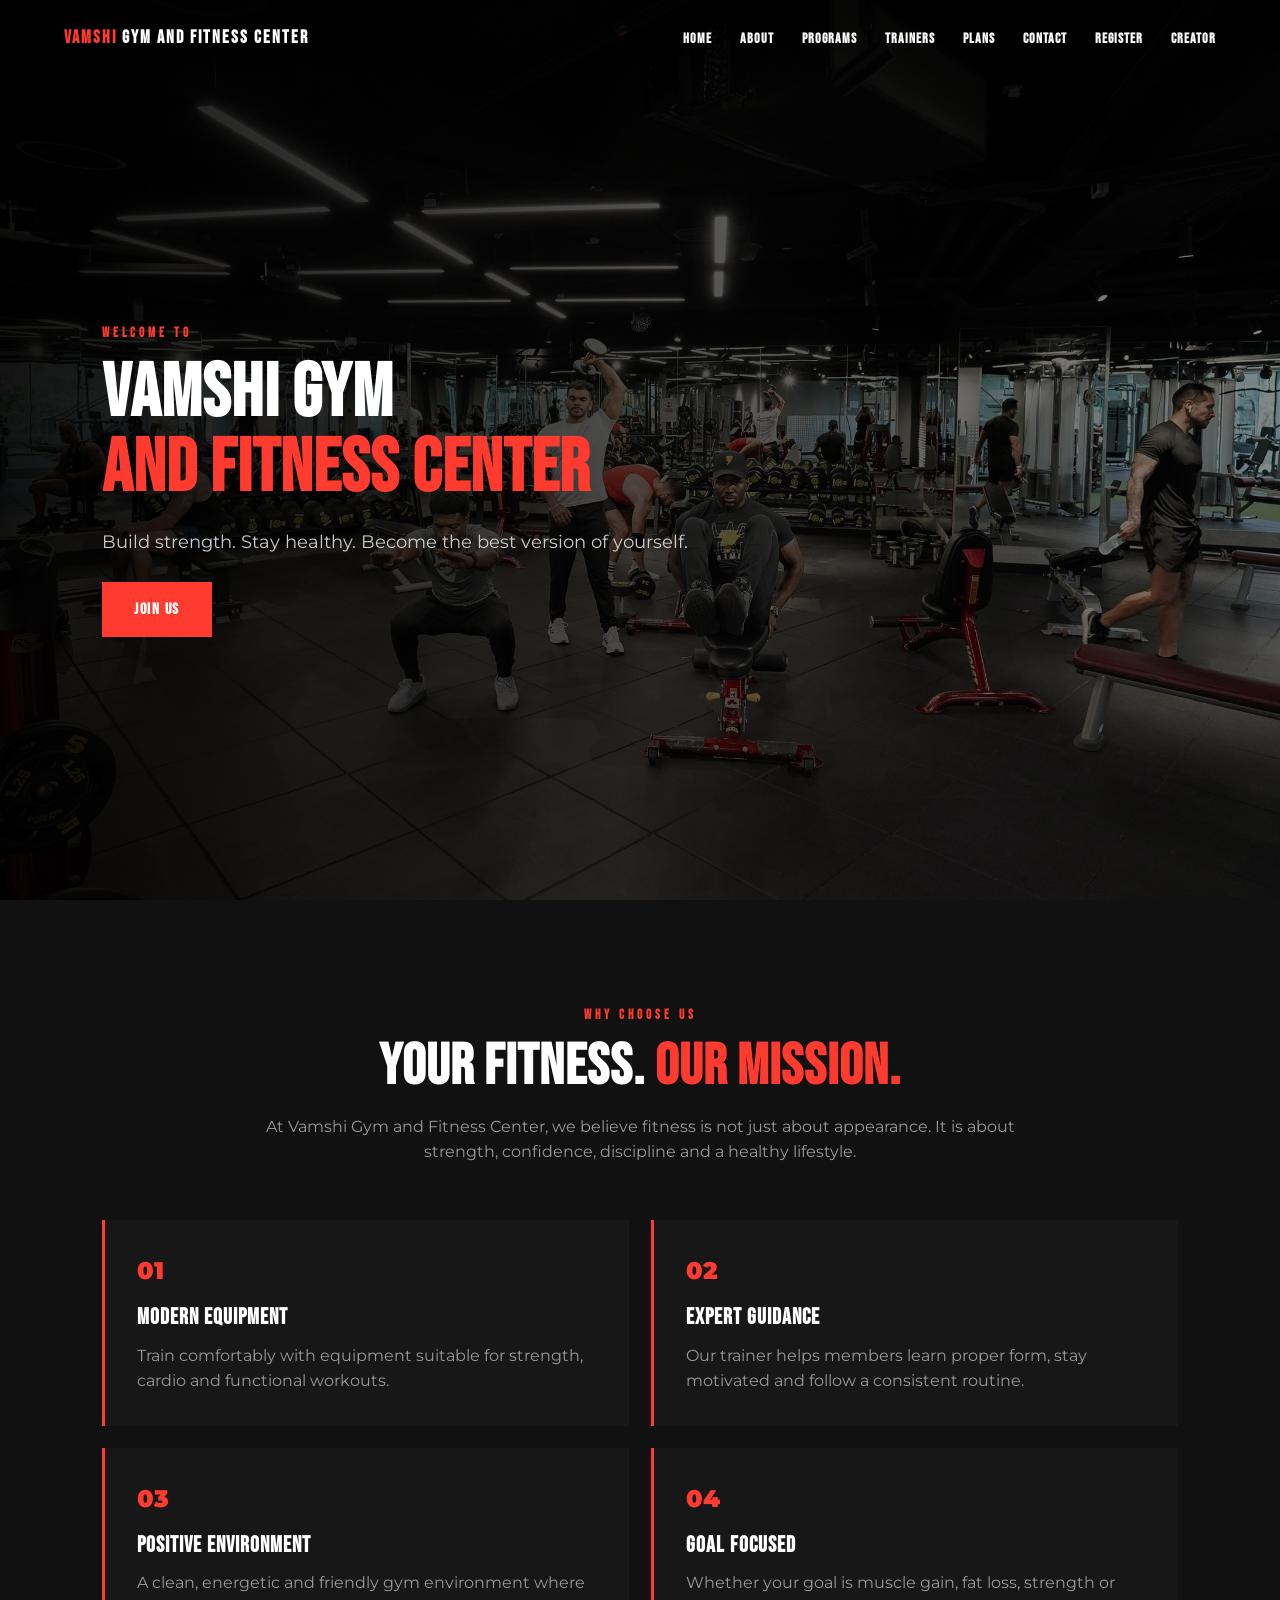
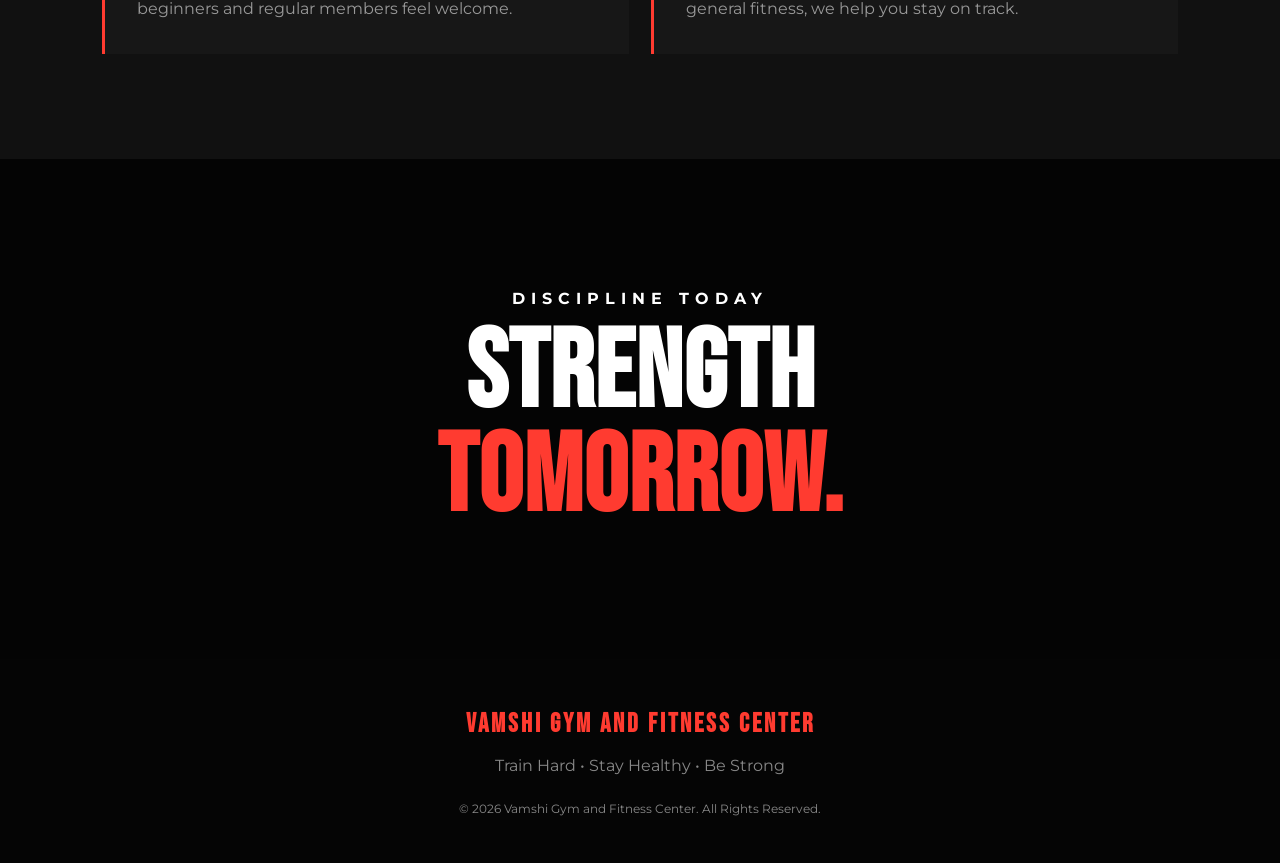
<file: index.html>
<!DOCTYPE html>
<html lang="en">
<head>
<meta charset="UTF-8">
<meta name="viewport" content="width=device-width, initial-scale=1.0">
<title>Index | Vamshi Gym and Fitness Center</title>
<link rel="stylesheet" href="style.css">
</head>
<body>
<header>
<nav class="navbar">
    <div class="logo"><span>VAMSHI</span> GYM AND FITNESS CENTER</div>
    <ul class="nav-links">
        <li><a href="index.html">Home</a></li>
        <li><a href="about.html">About</a></li>
        <li><a href="programs.html">Programs</a></li>
        <li><a href="trainers.html">Trainers</a></li>
        <li><a href="plans.html">Plans</a></li>
        <li><a href="contact.html">Contact</a></li>
        <li><a href="registration.html">Register</a></li>
        <li><a href="creator.html">Creator</a></li>
    </ul>
</nav>
</header>

<section class="page-hero">
    <div>
        <p class="section-label">WELCOME TO</p>
        <h1>VAMSHI GYM<br><span>AND FITNESS CENTER</span></h1>
        <p>Build strength. Stay healthy. Become the best version of yourself.</p>
        <a href="registration.html" class="btn">JOIN US</a>
    </div>
</section>

<section class="long-section">
    <div class="section-heading">
        <p class="section-label">WHY CHOOSE US</p>
        <h2>YOUR FITNESS. <span>OUR MISSION.</span></h2>
        <p>At Vamshi Gym and Fitness Center, we believe fitness is not just about appearance. It is about strength, confidence, discipline and a healthy lifestyle.</p>
    </div>
    <div class="info-grid">
        <div class="info-card"><div class="icon">01</div><h3>Modern Equipment</h3><p>Train comfortably with equipment suitable for strength, cardio and functional workouts.</p></div>
        <div class="info-card"><div class="icon">02</div><h3>Expert Guidance</h3><p>Our trainer helps members learn proper form, stay motivated and follow a consistent routine.</p></div>
        <div class="info-card"><div class="icon">03</div><h3>Positive Environment</h3><p>A clean, energetic and friendly gym environment where beginners and regular members feel welcome.</p></div>
        <div class="info-card"><div class="icon">04</div><h3>Goal Focused</h3><p>Whether your goal is muscle gain, fat loss, strength or general fitness, we help you stay on track.</p></div>
    </div>
</section>

<section class="quote-section">
    <p>DISCIPLINE TODAY</p>
    <h2>STRENGTH<br><span>TOMORROW.</span></h2>
</section>

<footer>
    <div class="footer-logo">VAMSHI GYM AND FITNESS CENTER</div>
    <p>Train Hard • Stay Healthy • Be Strong</p>
    <p class="copyright">© 2026 Vamshi Gym and Fitness Center. All Rights Reserved.</p>
</footer>
</body>
</html>
</file>
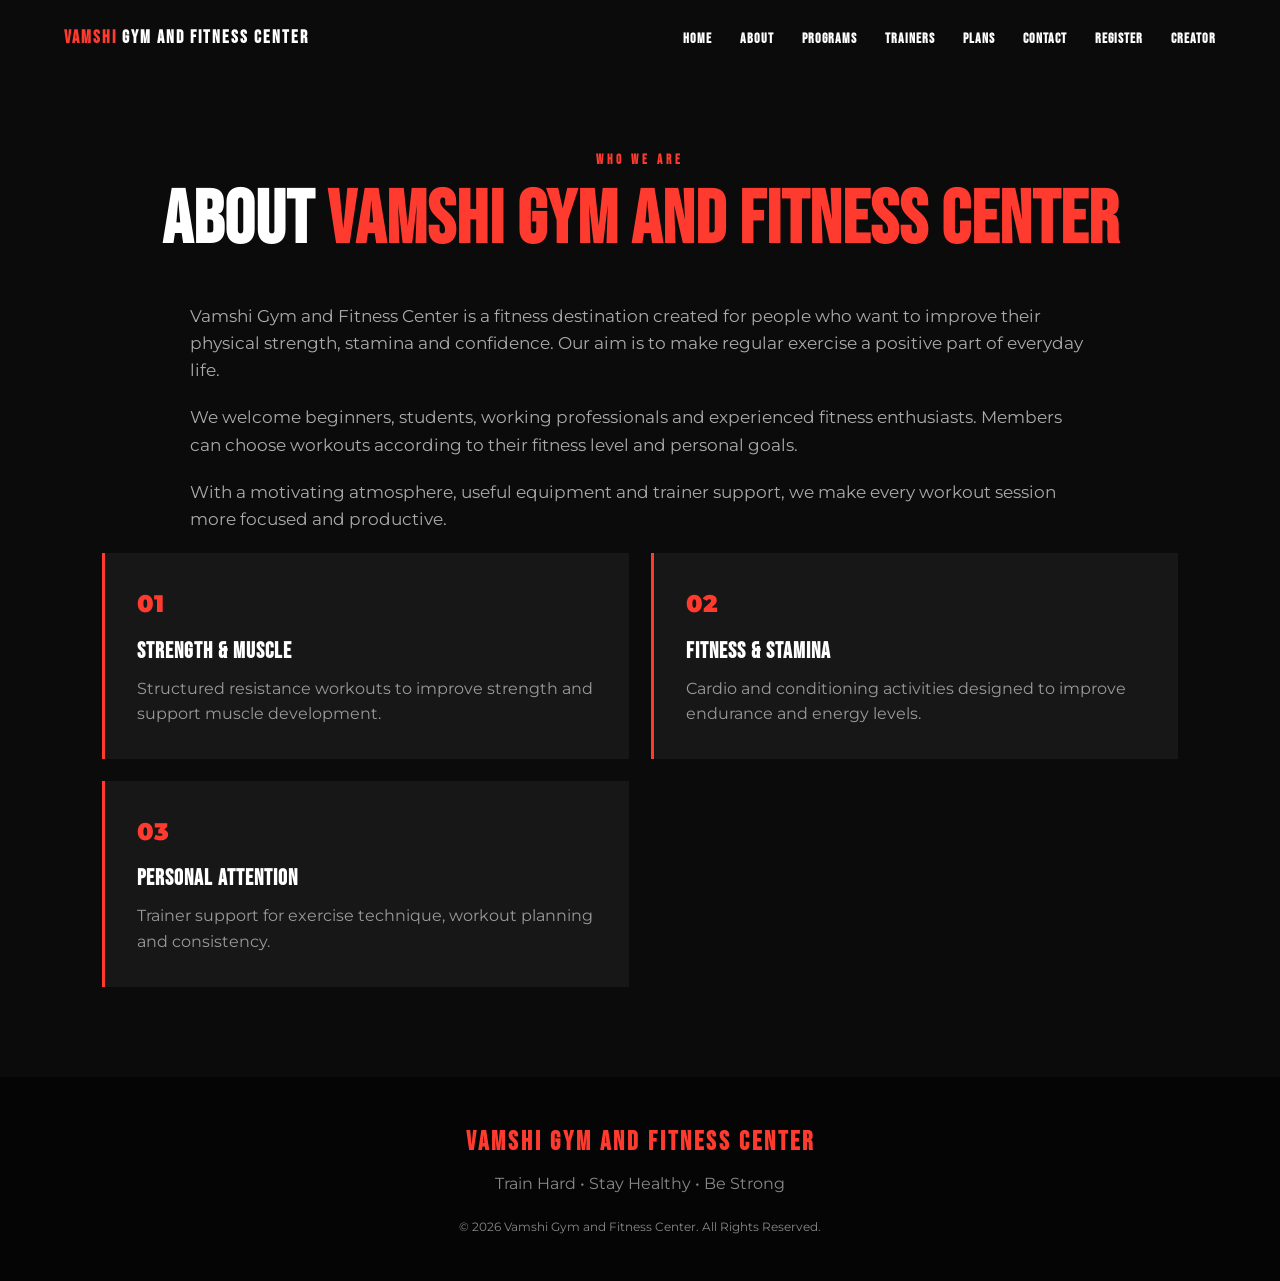
<file: about.html>
<!DOCTYPE html>
<html lang="en">
<head>
<meta charset="UTF-8">
<meta name="viewport" content="width=device-width, initial-scale=1.0">
<title>About | Vamshi Gym and Fitness Center</title>
<link rel="stylesheet" href="style.css">
</head>
<body>
<header>
<nav class="navbar">
    <div class="logo"><span>VAMSHI</span> GYM AND FITNESS CENTER</div>
    <ul class="nav-links">
        <li><a href="index.html">Home</a></li>
        <li><a href="about.html">About</a></li>
        <li><a href="programs.html">Programs</a></li>
        <li><a href="trainers.html">Trainers</a></li>
        <li><a href="plans.html">Plans</a></li>
        <li><a href="contact.html">Contact</a></li>
        <li><a href="registration.html">Register</a></li>
        <li><a href="creator.html">Creator</a></li>
    </ul>
</nav>
</header>

<section class="simple-page">
    <p class="section-label">WHO WE ARE</p>
    <h1>ABOUT <span>VAMSHI GYM AND FITNESS CENTER</span></h1>
    <div class="page-content">
        <p>Vamshi Gym and Fitness Center is a fitness destination created for people who want to improve their physical strength, stamina and confidence. Our aim is to make regular exercise a positive part of everyday life.</p>
        <p>We welcome beginners, students, working professionals and experienced fitness enthusiasts. Members can choose workouts according to their fitness level and personal goals.</p>
        <p>With a motivating atmosphere, useful equipment and trainer support, we make every workout session more focused and productive.</p>
    </div>
    <div class="info-grid">
        <div class="info-card"><div class="icon">01</div><h3>Strength & Muscle</h3><p>Structured resistance workouts to improve strength and support muscle development.</p></div>
        <div class="info-card"><div class="icon">02</div><h3>Fitness & Stamina</h3><p>Cardio and conditioning activities designed to improve endurance and energy levels.</p></div>
        <div class="info-card"><div class="icon">03</div><h3>Personal Attention</h3><p>Trainer support for exercise technique, workout planning and consistency.</p></div>
    </div>
</section>

<footer>
    <div class="footer-logo">VAMSHI GYM AND FITNESS CENTER</div>
    <p>Train Hard • Stay Healthy • Be Strong</p>
    <p class="copyright">© 2026 Vamshi Gym and Fitness Center. All Rights Reserved.</p>
</footer>
</body>
</html>
</file>
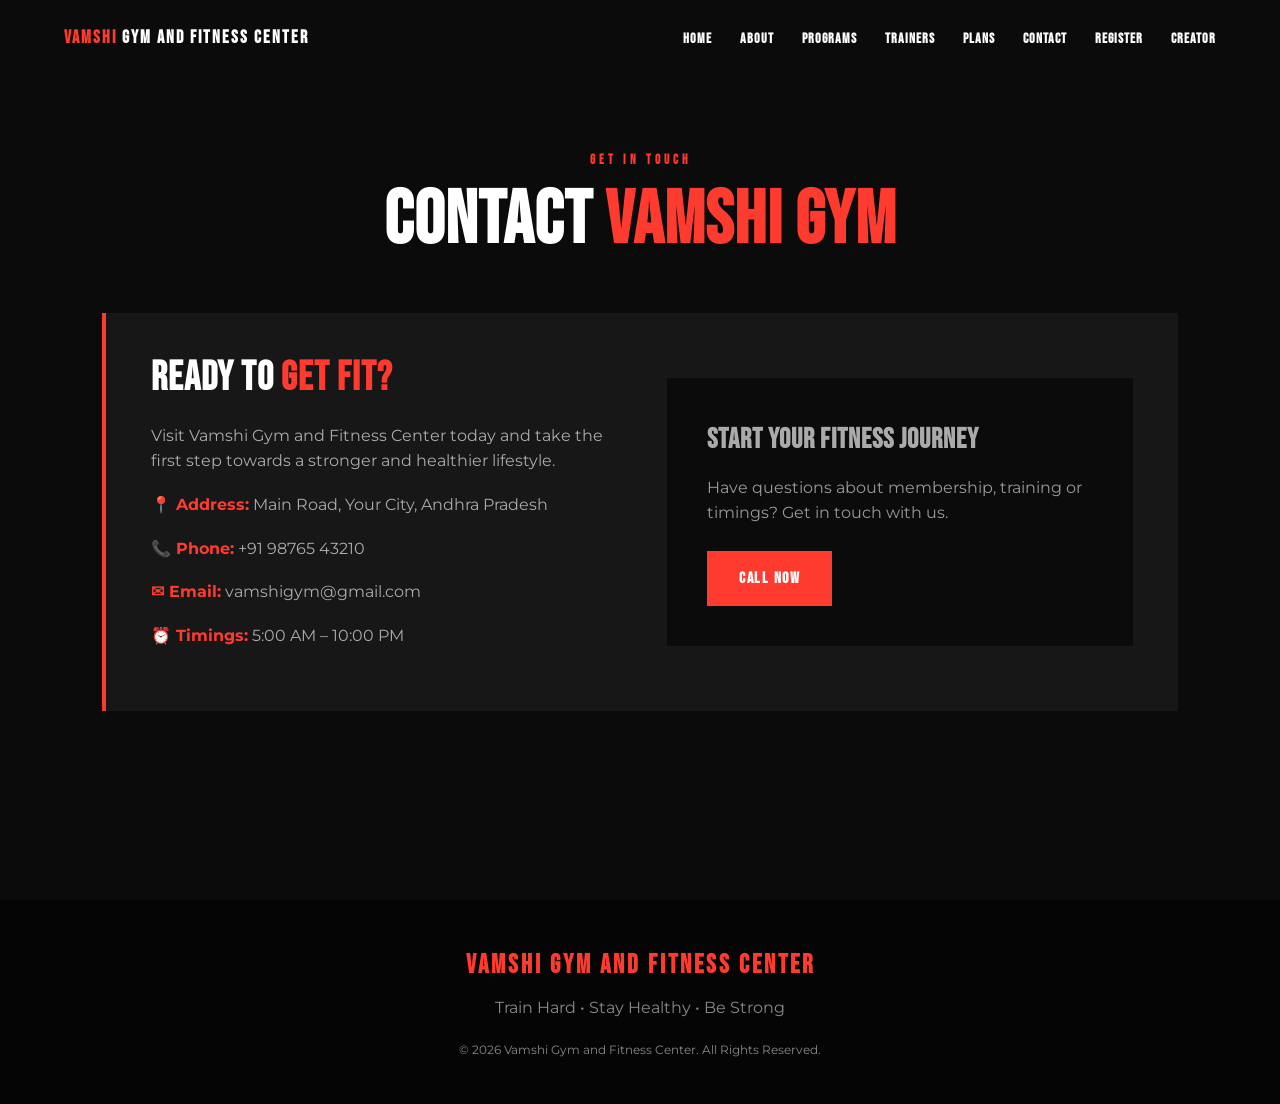
<file: contact.html>
<!DOCTYPE html>
<html lang="en">
<head>
<meta charset="UTF-8">
<meta name="viewport" content="width=device-width, initial-scale=1.0">
<title>Contact | Vamshi Gym and Fitness Center</title>
<link rel="stylesheet" href="style.css">
</head>
<body>
<header>
<nav class="navbar">
    <div class="logo"><span>VAMSHI</span> GYM AND FITNESS CENTER</div>
    <ul class="nav-links">
        <li><a href="index.html">Home</a></li>
        <li><a href="about.html">About</a></li>
        <li><a href="programs.html">Programs</a></li>
        <li><a href="trainers.html">Trainers</a></li>
        <li><a href="plans.html">Plans</a></li>
        <li><a href="contact.html">Contact</a></li>
        <li><a href="registration.html">Register</a></li>
        <li><a href="creator.html">Creator</a></li>
    </ul>
</nav>
</header>

<section class="simple-page contact-page">
    <p class="section-label">GET IN TOUCH</p>
    <h1>CONTACT <span>VAMSHI GYM</span></h1>
    <div class="contact-content">
        <div>
            <h2>READY TO <span>GET FIT?</span></h2>
            <p>Visit Vamshi Gym and Fitness Center today and take the first step towards a stronger and healthier lifestyle.</p>
            <p><strong>📍 Address:</strong> Main Road, Your City, Andhra Pradesh</p>
            <p><strong>📞 Phone:</strong> +91 98765 43210</p>
            <p><strong>✉ Email:</strong> vamshigym@gmail.com</p>
            <p><strong>⏰ Timings:</strong> 5:00 AM – 10:00 PM</p>
        </div>
        <div class="contact-box-large">
            <h3>START YOUR FITNESS JOURNEY</h3>
            <p>Have questions about membership, training or timings? Get in touch with us.</p>
            <a href="tel:+919876543210" class="btn">CALL NOW</a>
        </div>
    </div>
</section>

<footer>
    <div class="footer-logo">VAMSHI GYM AND FITNESS CENTER</div>
    <p>Train Hard • Stay Healthy • Be Strong</p>
    <p class="copyright">© 2026 Vamshi Gym and Fitness Center. All Rights Reserved.</p>
</footer>
</body>
</html>
</file>
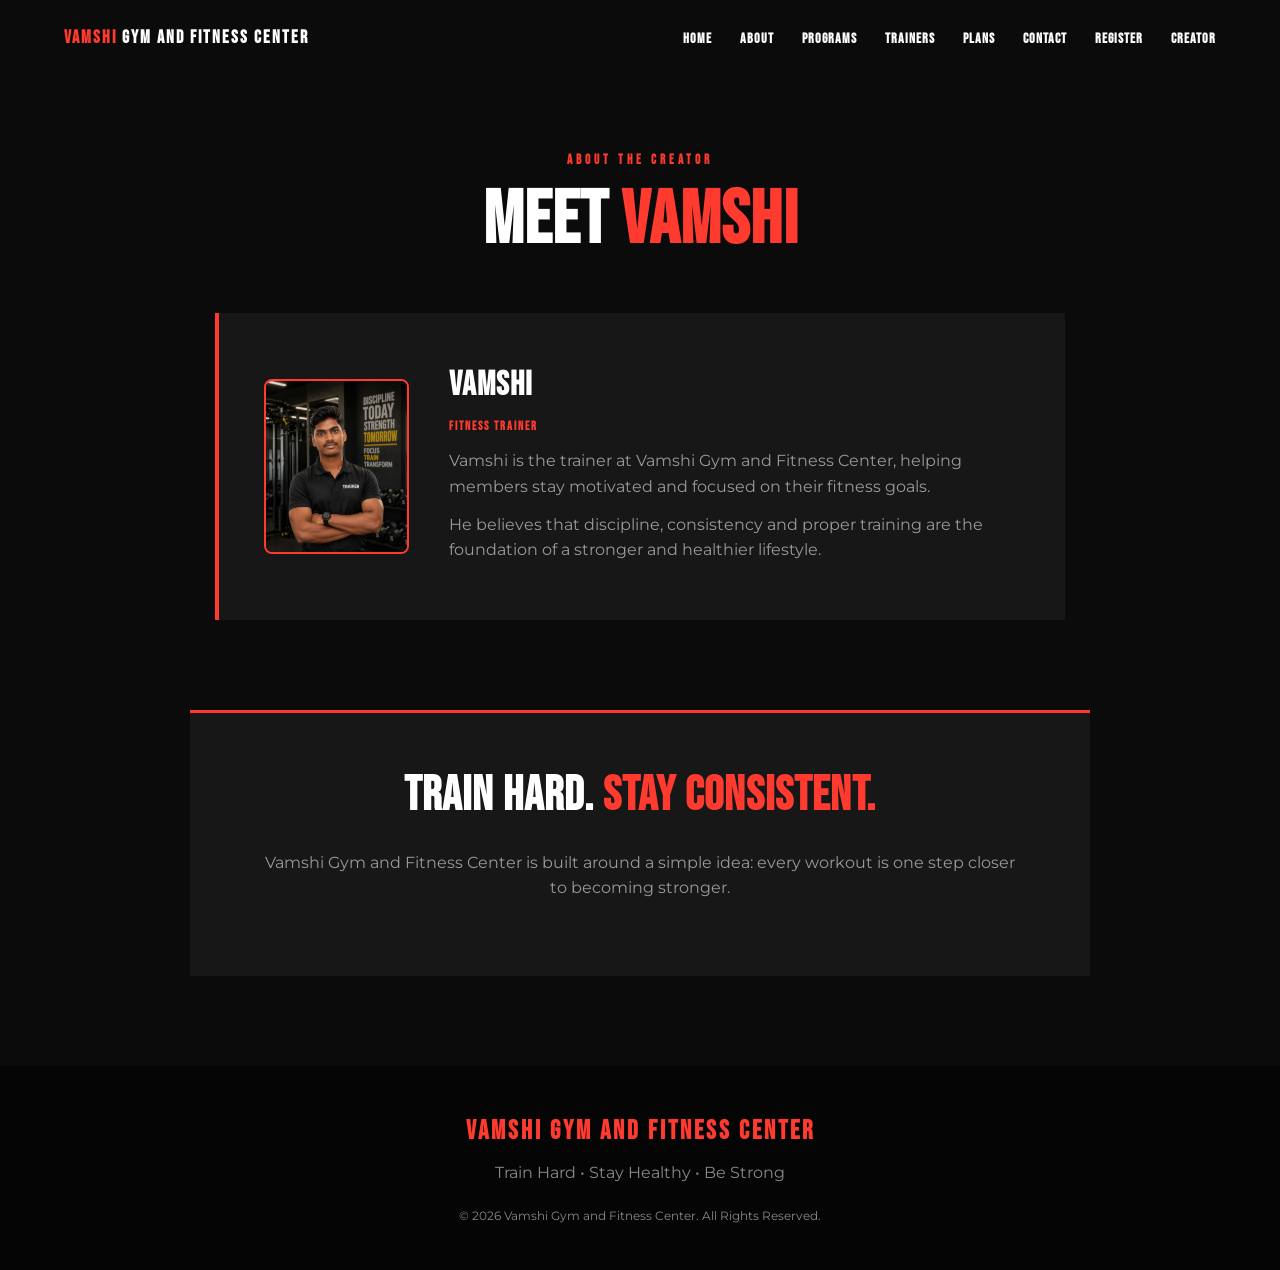
<file: creator.html>
<!DOCTYPE html>
<html lang="en">
<head>
<meta charset="UTF-8">
<meta name="viewport" content="width=device-width, initial-scale=1.0">
<title>Creator | Vamshi Gym and Fitness Center</title>
<link rel="stylesheet" href="style.css">
</head>
<body>
<header>
<nav class="navbar">
    <div class="logo"><span>VAMSHI</span> GYM AND FITNESS CENTER</div>
    <ul class="nav-links">
        <li><a href="index.html">Home</a></li>
        <li><a href="about.html">About</a></li>
        <li><a href="programs.html">Programs</a></li>
        <li><a href="trainers.html">Trainers</a></li>
        <li><a href="plans.html">Plans</a></li>
        <li><a href="contact.html">Contact</a></li>
        <li><a href="registration.html">Register</a></li>
        <li><a href="creator.html">Creator</a></li>
    </ul>
</nav>
</header>

<section class="simple-page creator-page">
    <p class="section-label">ABOUT THE CREATOR</p>
    <h1>MEET <span>VAMSHI</span></h1>
    <div class="creator-box">
        <img src="creator.jpg" alt="Vamshi - Trainer">
        <div>
            <h2>Vamshi</h2>
            <p class="creator-role">FITNESS TRAINER</p>
            <p>Vamshi is the trainer at Vamshi Gym and Fitness Center, helping members stay motivated and focused on their fitness goals.</p>
            <p>He believes that discipline, consistency and proper training are the foundation of a stronger and healthier lifestyle.</p>
        </div>
    </div>
    <div class="trainer-note">
        <h2>TRAIN HARD. <span>STAY CONSISTENT.</span></h2>
        <p>Vamshi Gym and Fitness Center is built around a simple idea: every workout is one step closer to becoming stronger.</p>
    </div>
</section>

<footer>
    <div class="footer-logo">VAMSHI GYM AND FITNESS CENTER</div>
    <p>Train Hard • Stay Healthy • Be Strong</p>
    <p class="copyright">© 2026 Vamshi Gym and Fitness Center. All Rights Reserved.</p>
</footer>
</body>
</html>
</file>
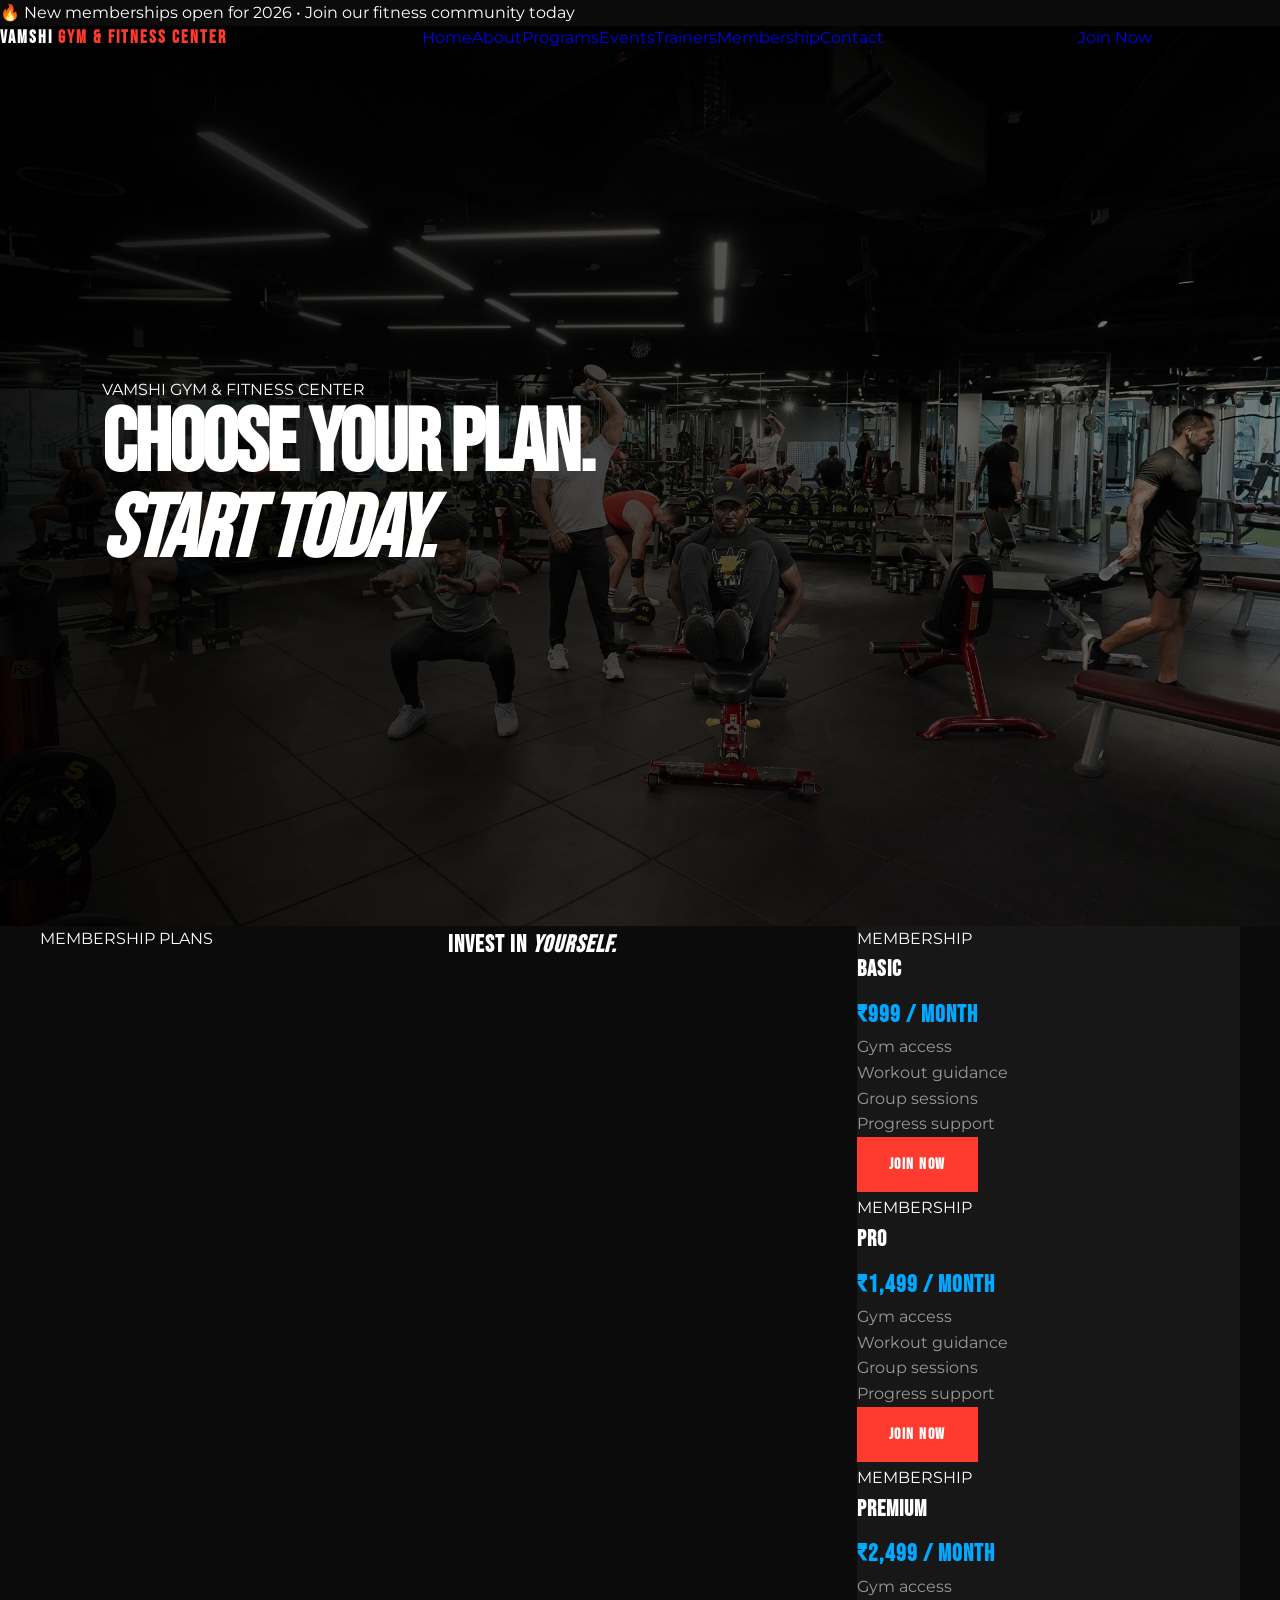
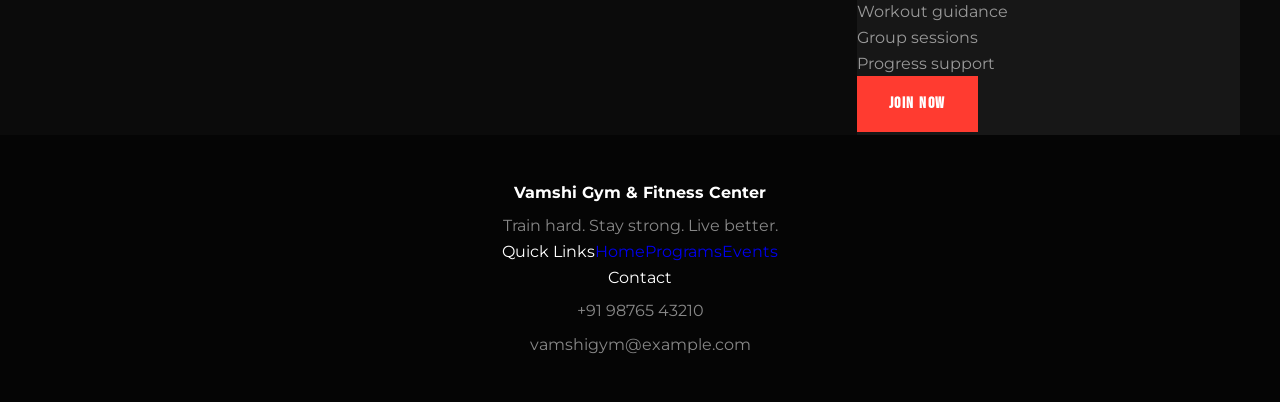
<file: membership.html>
<!DOCTYPE html><html lang="en"><head><meta charset="UTF-8"><meta name="viewport" content="width=device-width,initial-scale=1.0"><title>Membership | Vamshi Gym & Fitness Center</title><link rel="stylesheet" href="style.css"></head><body><div class="announcement">🔥 New memberships open for 2026 • Join our fitness community today</div><header class="navbar"><a class="logo" href="index.html">Vamshi <span>Gym & Fitness Center</span></a><nav><a class="" href="index.html">Home</a><a class="" href="about.html">About</a><a class="" href="programs.html">Programs</a><a class="" href="events.html">Events</a><a class="" href="trainers.html">Trainers</a><a class="active" href="membership.html">Membership</a><a class="" href="contact.html">Contact</a></nav><a class="top-btn" href="contact.html">Join Now</a></header><section class="hero"><div><p class="eyebrow">VAMSHI GYM & FITNESS CENTER</p><h1>Choose your plan.<br><em>Start today.</em></h1></div></section><section class="cards"><p class="eyebrow">MEMBERSHIP PLANS</p><h2>Invest in <em>yourself.</em></h2><div class="grid"><article class="card"><div class="card-body"><span class="tag">MEMBERSHIP</span><h3>Basic</h3><h2 style="color:#00a8ff">₹999 / month</h2><p>Gym access<br>Workout guidance<br>Group sessions<br>Progress support</p><a class="btn" href="contact.html">Join Now</a></div></article><article class="card"><div class="card-body"><span class="tag">MEMBERSHIP</span><h3>Pro</h3><h2 style="color:#00a8ff">₹1,499 / month</h2><p>Gym access<br>Workout guidance<br>Group sessions<br>Progress support</p><a class="btn" href="contact.html">Join Now</a></div></article><article class="card"><div class="card-body"><span class="tag">MEMBERSHIP</span><h3>Premium</h3><h2 style="color:#00a8ff">₹2,499 / month</h2><p>Gym access<br>Workout guidance<br>Group sessions<br>Progress support</p><a class="btn" href="contact.html">Join Now</a></div></article></div></section><footer><div><b>Vamshi Gym & Fitness Center</b><p>Train hard. Stay strong. Live better.</p></div><div><span>Quick Links</span><a href="index.html">Home</a><a href="programs.html">Programs</a><a href="events.html">Events</a></div><div><span>Contact</span><p>+91 98765 43210</p><p>vamshigym@example.com</p></div></footer><script src="script.js"></script></body></html>
</file>
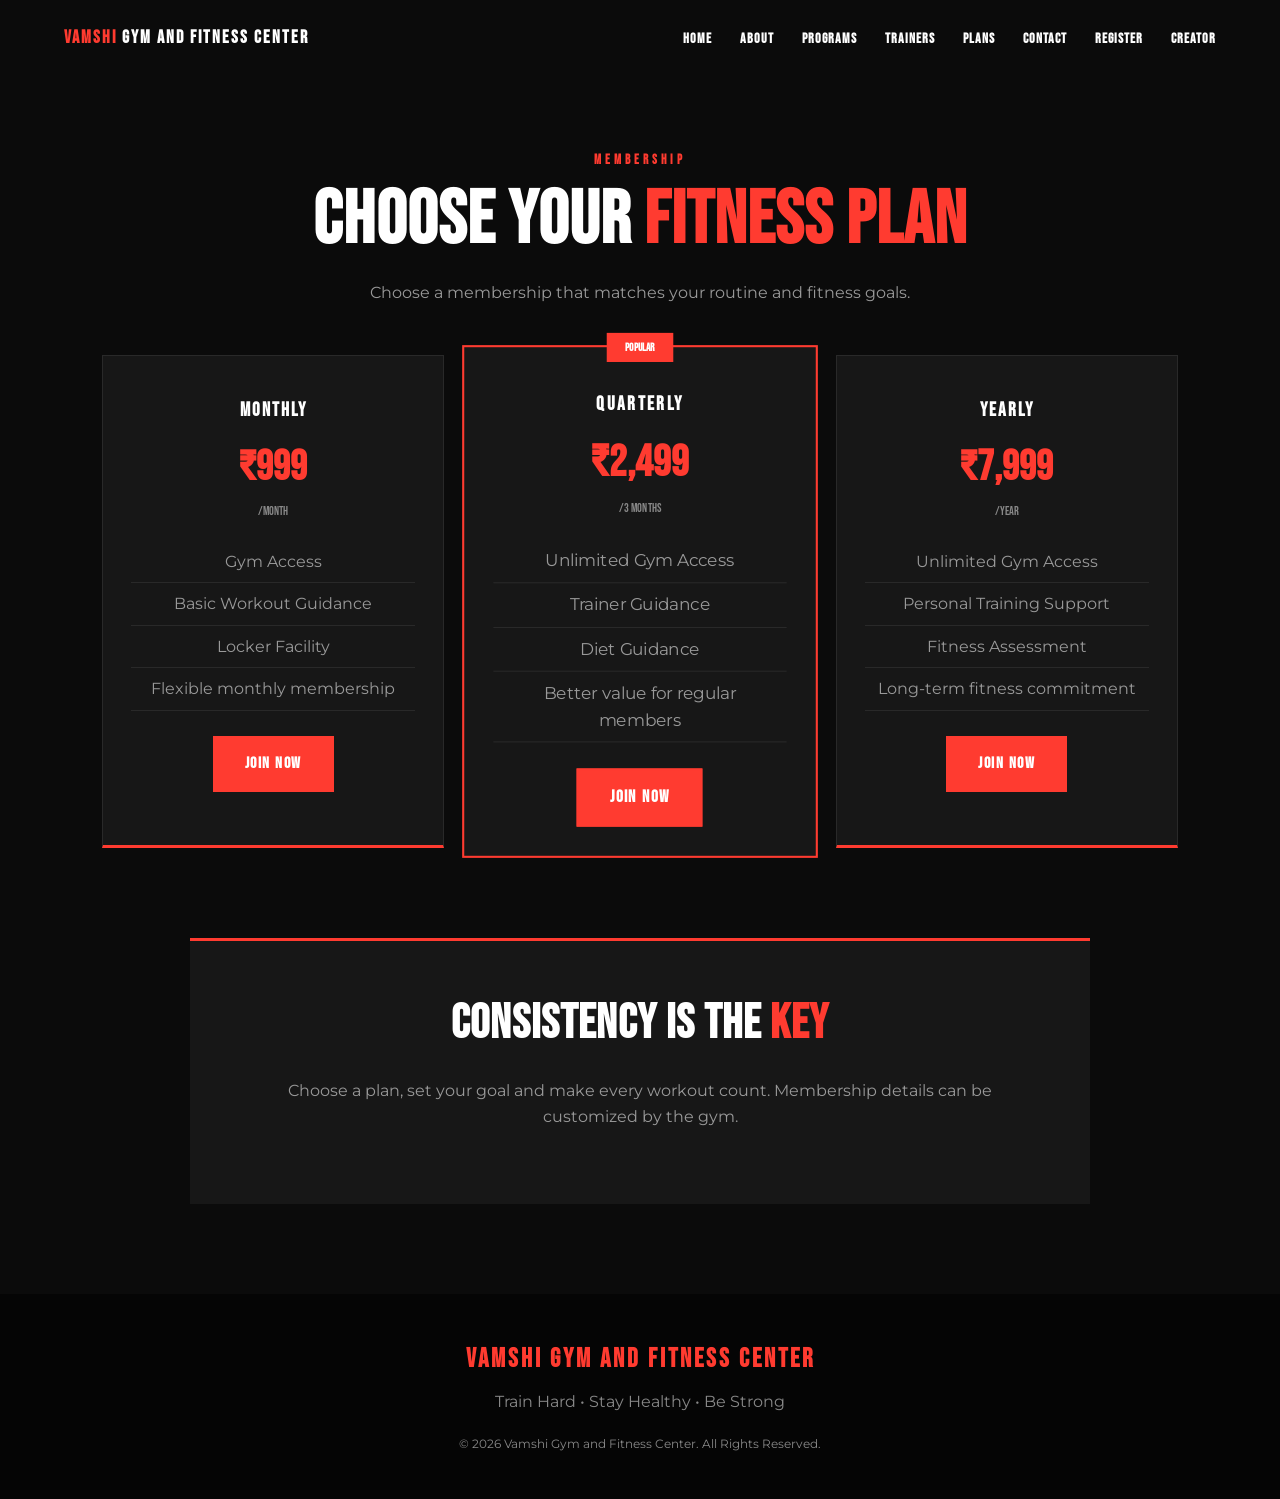
<file: plans.html>
<!DOCTYPE html>
<html lang="en">
<head>
<meta charset="UTF-8">
<meta name="viewport" content="width=device-width, initial-scale=1.0">
<title>Plans | Vamshi Gym and Fitness Center</title>
<link rel="stylesheet" href="style.css">
</head>
<body>
<header>
<nav class="navbar">
    <div class="logo"><span>VAMSHI</span> GYM AND FITNESS CENTER</div>
    <ul class="nav-links">
        <li><a href="index.html">Home</a></li>
        <li><a href="about.html">About</a></li>
        <li><a href="programs.html">Programs</a></li>
        <li><a href="trainers.html">Trainers</a></li>
        <li><a href="plans.html">Plans</a></li>
        <li><a href="contact.html">Contact</a></li>
        <li><a href="registration.html">Register</a></li>
        <li><a href="creator.html">Creator</a></li>
    </ul>
</nav>
</header>

<section class="simple-page">
    <p class="section-label">MEMBERSHIP</p>
    <h1>CHOOSE YOUR <span>FITNESS PLAN</span></h1>
    <p class="intro-text">Choose a membership that matches your routine and fitness goals.</p>
    <div class="mini-grid plans-grid">
        <div class="price-card"><h3>MONTHLY</h3><div class="price">₹999<span>/month</span></div><p>Gym Access</p><p>Basic Workout Guidance</p><p>Locker Facility</p><p>Flexible monthly membership</p><a href="registration.html" class="btn">JOIN NOW</a></div>
        <div class="price-card popular"><div class="popular-tag">POPULAR</div><h3>QUARTERLY</h3><div class="price">₹2,499<span>/3 months</span></div><p>Unlimited Gym Access</p><p>Trainer Guidance</p><p>Diet Guidance</p><p>Better value for regular members</p><a href="registration.html" class="btn">JOIN NOW</a></div>
        <div class="price-card"><h3>YEARLY</h3><div class="price">₹7,999<span>/year</span></div><p>Unlimited Gym Access</p><p>Personal Training Support</p><p>Fitness Assessment</p><p>Long-term fitness commitment</p><a href="registration.html" class="btn">JOIN NOW</a></div>
    </div>
    <div class="plan-note">
        <h2>CONSISTENCY IS THE <span>KEY</span></h2>
        <p>Choose a plan, set your goal and make every workout count. Membership details can be customized by the gym.</p>
    </div>
</section>

<footer>
    <div class="footer-logo">VAMSHI GYM AND FITNESS CENTER</div>
    <p>Train Hard • Stay Healthy • Be Strong</p>
    <p class="copyright">© 2026 Vamshi Gym and Fitness Center. All Rights Reserved.</p>
</footer>
</body>
</html>
</file>
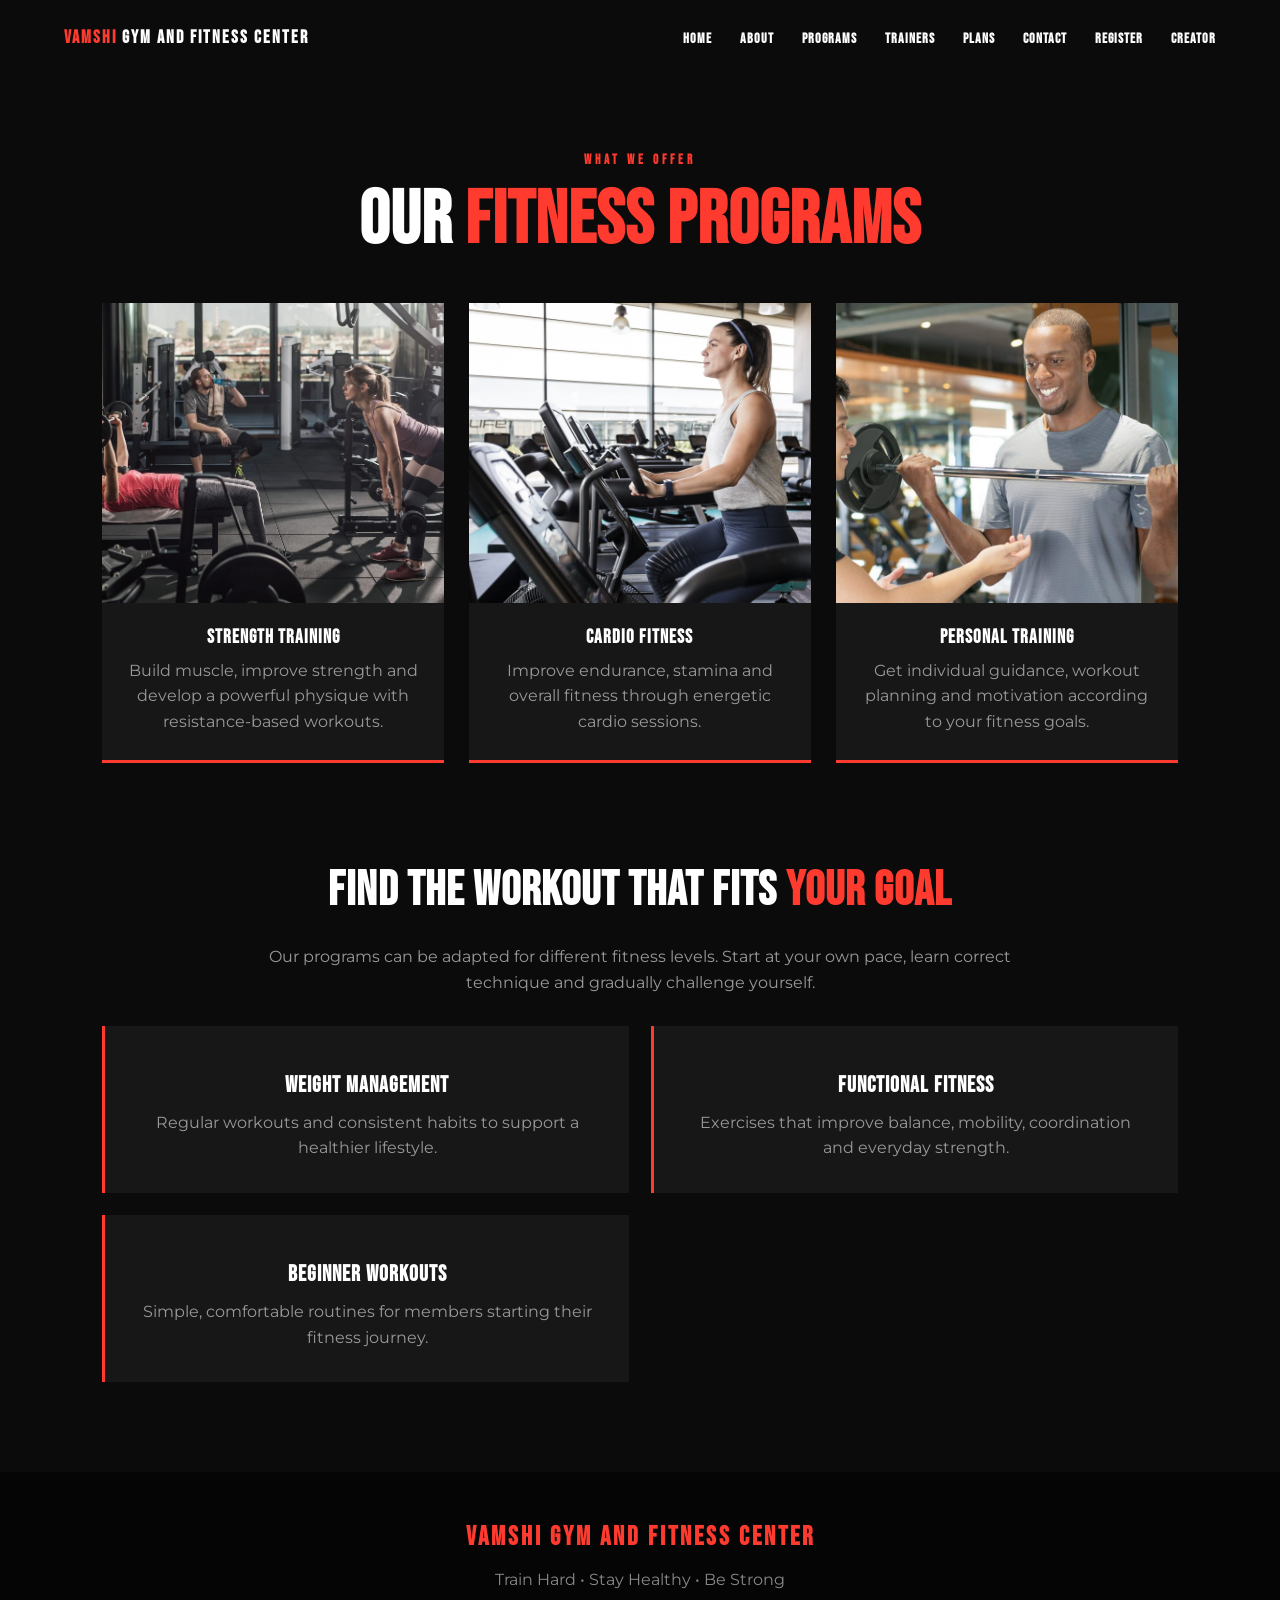
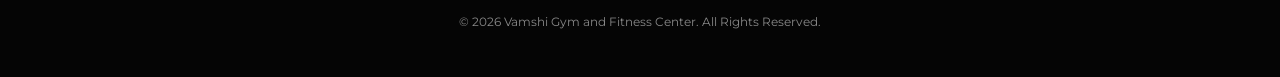
<file: programs.html>
<!DOCTYPE html>
<html lang="en">
<head>
<meta charset="UTF-8">
<meta name="viewport" content="width=device-width, initial-scale=1.0">
<title>Programs | Vamshi Gym and Fitness Center</title>
<link rel="stylesheet" href="style.css">
</head>
<body>
<header>
<nav class="navbar">
    <div class="logo"><span>VAMSHI</span> GYM AND FITNESS CENTER</div>
    <ul class="nav-links">
        <li><a href="index.html">Home</a></li>
        <li><a href="about.html">About</a></li>
        <li><a href="programs.html">Programs</a></li>
        <li><a href="trainers.html">Trainers</a></li>
        <li><a href="plans.html">Plans</a></li>
        <li><a href="contact.html">Contact</a></li>
        <li><a href="registration.html">Register</a></li>
        <li><a href="creator.html">Creator</a></li>
    </ul>
</nav>
</header>

<section class="simple-page">
    <p class="section-label">WHAT WE OFFER</p>
    <h1>OUR <span>FITNESS PROGRAMS</span></h1>
    <div class="mini-grid">
        <div class="program-card"><img src="strength-new.webp"><h3>Strength Training</h3><p>Build muscle, improve strength and develop a powerful physique with resistance-based workouts.</p></div>
        <div class="program-card"><img src="cardio-new.jpg"><h3>Cardio Fitness</h3><p>Improve endurance, stamina and overall fitness through energetic cardio sessions.</p></div>
        <div class="program-card"><img src="personal-new.webp"><h3>Personal Training</h3><p>Get individual guidance, workout planning and motivation according to your fitness goals.</p></div>
    </div>
    <div class="program-extra">
        <h2>FIND THE WORKOUT THAT FITS <span>YOUR GOAL</span></h2>
        <p>Our programs can be adapted for different fitness levels. Start at your own pace, learn correct technique and gradually challenge yourself.</p>
        <div class="info-grid">
            <div class="info-card"><h3>Weight Management</h3><p>Regular workouts and consistent habits to support a healthier lifestyle.</p></div>
            <div class="info-card"><h3>Functional Fitness</h3><p>Exercises that improve balance, mobility, coordination and everyday strength.</p></div>
            <div class="info-card"><h3>Beginner Workouts</h3><p>Simple, comfortable routines for members starting their fitness journey.</p></div>
        </div>
    </div>
</section>

<footer>
    <div class="footer-logo">VAMSHI GYM AND FITNESS CENTER</div>
    <p>Train Hard • Stay Healthy • Be Strong</p>
    <p class="copyright">© 2026 Vamshi Gym and Fitness Center. All Rights Reserved.</p>
</footer>
</body>
</html>
</file>
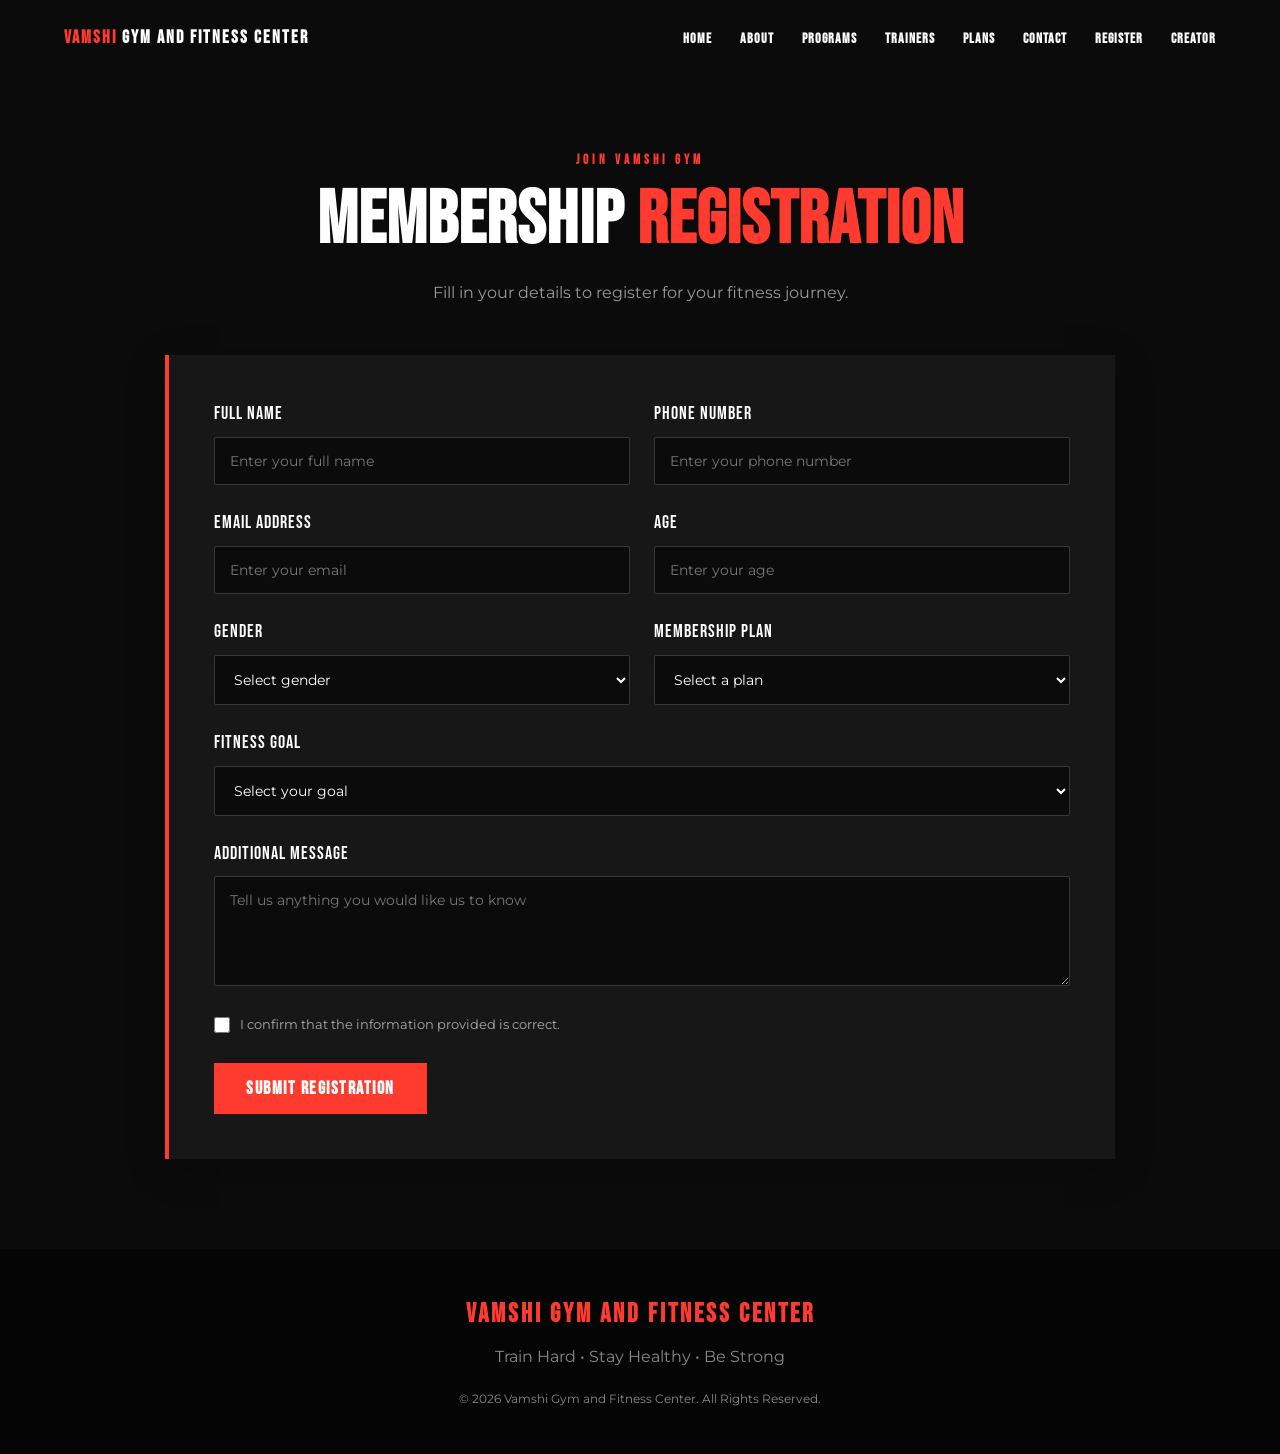
<file: registration.html>
<!DOCTYPE html>
<html lang="en">
<head>
<meta charset="UTF-8">
<meta name="viewport" content="width=device-width, initial-scale=1.0">
<title>Registration | Vamshi Gym and Fitness Center</title>
<link rel="stylesheet" href="style.css">
</head>
<body>
<header>
<nav class="navbar">
    <div class="logo"><span>VAMSHI</span> GYM AND FITNESS CENTER</div>
    <ul class="nav-links">
        <li><a href="index.html">Home</a></li>
        <li><a href="about.html">About</a></li>
        <li><a href="programs.html">Programs</a></li>
        <li><a href="trainers.html">Trainers</a></li>
        <li><a href="plans.html">Plans</a></li>
        <li><a href="contact.html">Contact</a></li>
        <li><a href="registration.html">Register</a></li>
        <li><a href="creator.html">Creator</a></li>
    </ul>
</nav>
</header>

<section class="simple-page registration-page">
    <p class="section-label">JOIN VAMSHI GYM</p>
    <h1>MEMBERSHIP <span>REGISTRATION</span></h1>
    <p class="intro-text">Fill in your details to register for your fitness journey.</p>

    <form class="registration-form" id="registrationForm">
        <div class="form-grid">
            <div class="form-group">
                <label for="name">Full Name</label>
                <input type="text" id="name" name="name" placeholder="Enter your full name" required>
            </div>

            <div class="form-group">
                <label for="phone">Phone Number</label>
                <input type="tel" id="phone" name="phone" placeholder="Enter your phone number"
                       pattern="[0-9]{10}" maxlength="10" required>
            </div>

            <div class="form-group">
                <label for="email">Email Address</label>
                <input type="email" id="email" name="email" placeholder="Enter your email" required>
            </div>

            <div class="form-group">
                <label for="age">Age</label>
                <input type="number" id="age" name="age" min="12" max="80" placeholder="Enter your age" required>
            </div>

            <div class="form-group">
                <label for="gender">Gender</label>
                <select id="gender" name="gender" required>
                    <option value="">Select gender</option>
                    <option>Male</option>
                    <option>Female</option>
                    <option>Other</option>
                </select>
            </div>

            <div class="form-group">
                <label for="plan">Membership Plan</label>
                <select id="plan" name="plan" required>
                    <option value="">Select a plan</option>
                    <option>Monthly - ₹999</option>
                    <option>Quarterly - ₹2,499</option>
                    <option>Yearly - ₹7,999</option>
                </select>
            </div>

            <div class="form-group full-width">
                <label for="goal">Fitness Goal</label>
                <select id="goal" name="goal" required>
                    <option value="">Select your goal</option>
                    <option>Muscle Gain</option>
                    <option>Weight Loss</option>
                    <option>Strength Training</option>
                    <option>General Fitness</option>
                    <option>Improve Stamina</option>
                </select>
            </div>

            <div class="form-group full-width">
                <label for="message">Additional Message</label>
                <textarea id="message" name="message" rows="4" placeholder="Tell us anything you would like us to know"></textarea>
            </div>
        </div>

        <label class="checkbox-row">
            <input type="checkbox" required>
            <span>I confirm that the information provided is correct.</span>
        </label>

        <button type="submit" class="btn">SUBMIT REGISTRATION</button>

        <div id="registrationSuccess" class="registration-success">
            Registration submitted successfully! Our gym team will contact you soon.
        </div>
    </form>
</section>

<footer>
    <div class="footer-logo">VAMSHI GYM AND FITNESS CENTER</div>
    <p>Train Hard • Stay Healthy • Be Strong</p>
    <p class="copyright">© 2026 Vamshi Gym and Fitness Center. All Rights Reserved.</p>
</footer>

<script>
document.getElementById("registrationForm").addEventListener("submit", function(event) {
    event.preventDefault();
    document.getElementById("registrationSuccess").style.display = "block";
    this.reset();
});
</script>
</body>
</html>
</file>
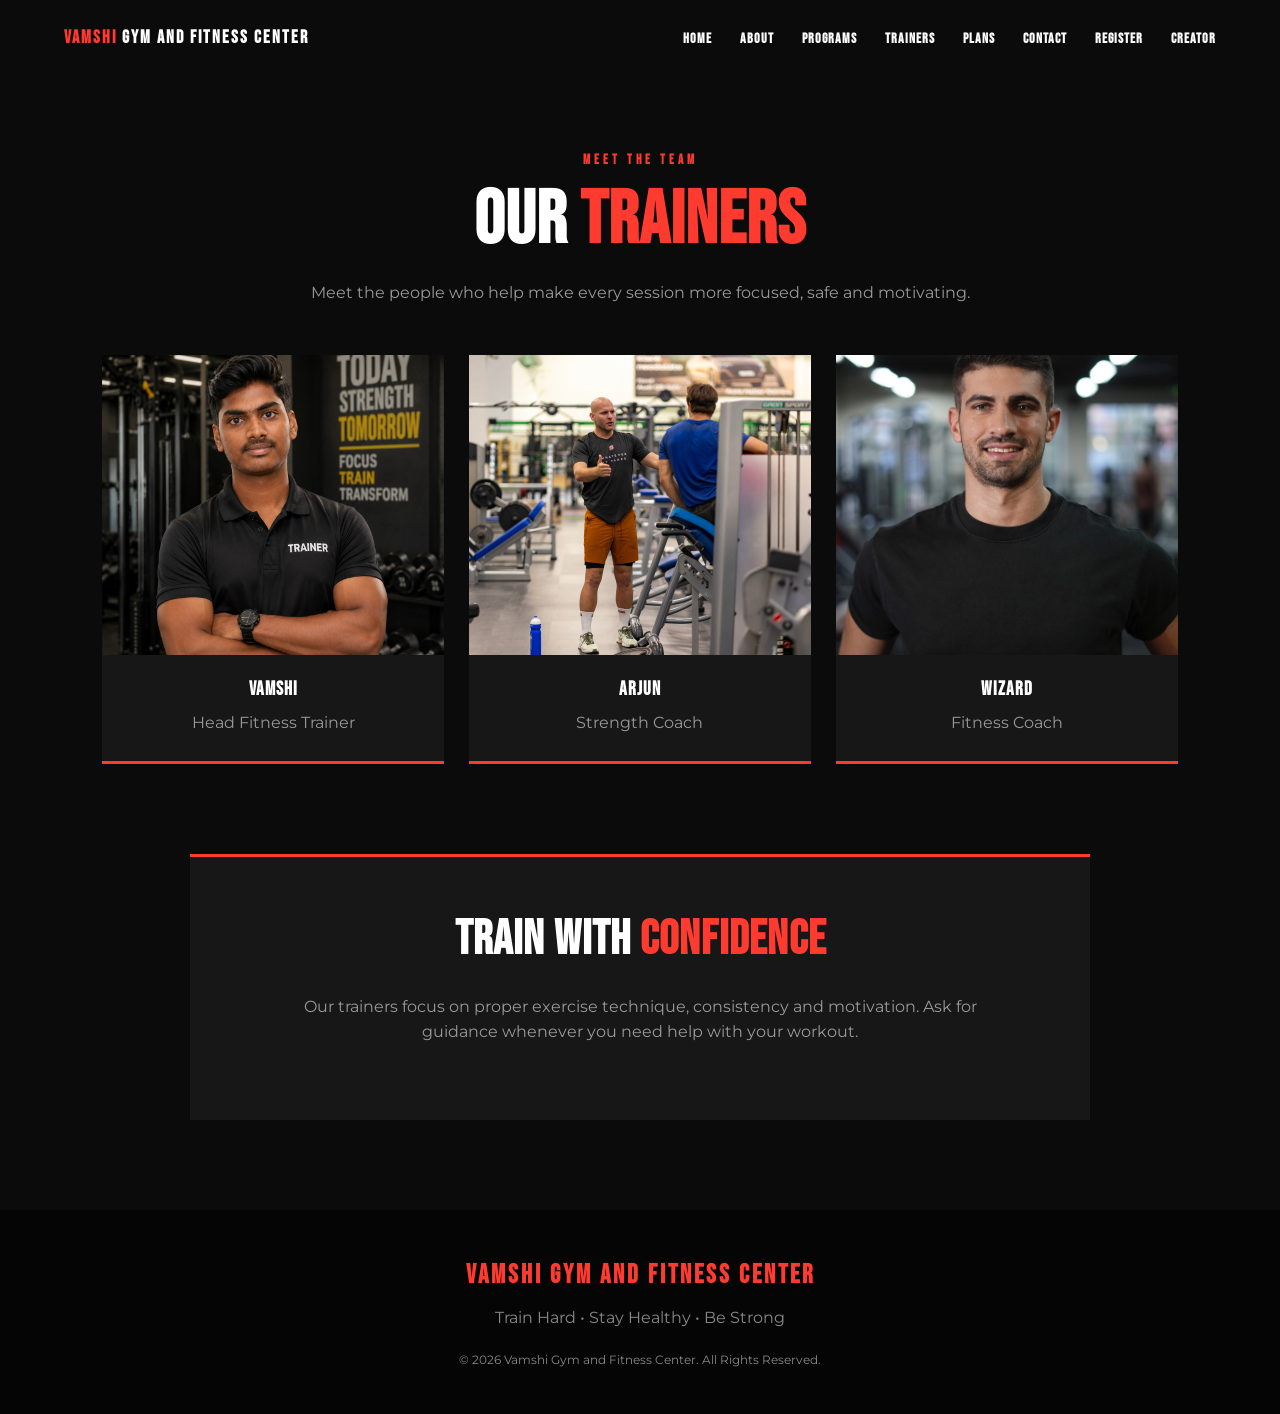
<file: trainers.html>
<!DOCTYPE html>
<html lang="en">
<head>
<meta charset="UTF-8">
<meta name="viewport" content="width=device-width, initial-scale=1.0">
<title>Trainers | Vamshi Gym and Fitness Center</title>
<link rel="stylesheet" href="style.css">
</head>
<body>
<header>
<nav class="navbar">
    <div class="logo"><span>VAMSHI</span> GYM AND FITNESS CENTER</div>
    <ul class="nav-links">
        <li><a href="index.html">Home</a></li>
        <li><a href="about.html">About</a></li>
        <li><a href="programs.html">Programs</a></li>
        <li><a href="trainers.html">Trainers</a></li>
        <li><a href="plans.html">Plans</a></li>
        <li><a href="contact.html">Contact</a></li>
        <li><a href="registration.html">Register</a></li>
        <li><a href="creator.html">Creator</a></li>
    </ul>
</nav>
</header>

<section class="simple-page">
    <p class="section-label">MEET THE TEAM</p>
    <h1>OUR <span>TRAINERS</span></h1>
    <p class="intro-text">Meet the people who help make every session more focused, safe and motivating.</p>
    <div class="mini-grid">
        <div class="trainer-card"><img src="creator.jpg"><h3>Vamshi</h3><p>Head Fitness Trainer</p></div>
        <div class="trainer-card"><img src="arjun-new.jpg"><h3>Arjun</h3><p>Strength Coach</p></div>
        <div class="trainer-card"><img src="wizard-new.webp"><h3>Wizard</h3><p>Fitness Coach</p></div>
    </div>
    <div class="trainer-note">
        <h2>TRAIN WITH <span>CONFIDENCE</span></h2>
        <p>Our trainers focus on proper exercise technique, consistency and motivation. Ask for guidance whenever you need help with your workout.</p>
    </div>
</section>

<footer>
    <div class="footer-logo">VAMSHI GYM AND FITNESS CENTER</div>
    <p>Train Hard • Stay Healthy • Be Strong</p>
    <p class="copyright">© 2026 Vamshi Gym and Fitness Center. All Rights Reserved.</p>
</footer>
</body>
</html>
</file>
<file: style.css>
@import url('https://fonts.googleapis.com/css2?family=Bebas+Neue&family=Montserrat:wght@400;500;600;700;800;900&display=swap');

/* ================================
   MODERN GYM TYPOGRAPHY
   ================================ */

h1, h2, h3, h4, h5, h6,
.logo,
.footer-logo,
.btn,
.nav-links a,
.section-label,
.small-title,
.popular-tag,
.price,
.creator-role {
    font-family: 'Bebas Neue', 'Arial Narrow', sans-serif;
}

h1, h2, h3, h4, h5, h6 {
    letter-spacing: 1px;
}

.logo, .footer-logo { letter-spacing: 2px; }
.nav-links a { letter-spacing: 1px; }
.btn { letter-spacing: 1.5px; }
.section-label, .small-title { letter-spacing: 3px; }

/* ================================
   VAMSHI GYM AND FITNESS CENTER
   ================================ */

* {
    margin: 0;
    padding: 0;
    box-sizing: border-box;
    scroll-behavior: smooth;
}

body {
    font-family: 'Montserrat', Arial, Helvetica, sans-serif;
    background: #0b0b0b;
    color: #ffffff;
    line-height: 1.6;
}

img {
    width: 100%;
    display: block;
}

a {
    text-decoration: none;
}

/* Navigation */
header {
    position: absolute;
    width: 100%;
    top: 0;
    left: 0;
    z-index: 10;
}

.navbar {
    width: 90%;
    max-width: 1200px;
    margin: auto;
    padding: 25px 0;
    display: flex;
    align-items: center;
    justify-content: space-between;
}

.logo {
    color: #ffffff;
    font-size: 24px;
    font-weight: 900;
    letter-spacing: 2px;
}

.logo span {
    color: #ff3b30;
}

.nav-links {
    display: flex;
    list-style: none;
    gap: 28px;
}

.nav-links a {
    color: #ffffff;
    font-size: 14px;
    font-weight: bold;
    transition: 0.3s;
}

.nav-links a:hover {
    color: #ff3b30;
}

/* Hero */
.hero {
    min-height: 100vh;
    display: flex;
    align-items: center;
    padding: 120px 8%;
    position: relative;
    background:
        linear-gradient(90deg, rgba(0,0,0,0.92), rgba(0,0,0,0.50)),
        url("hero-new.jpg") center/cover;
}

.hero-content {
    max-width: 760px;
}

.small-title,
.section-label {
    color: #ff3b30;
    font-weight: 800;
    letter-spacing: 4px;
    font-size: 13px;
    margin-bottom: 12px;
}

.hero h1 {
    font-family: 'Bebas Neue', 'Arial Narrow', sans-serif;
    font-size: clamp(45px, 7vw, 88px);
    line-height: 0.98;
    font-weight: 900;
    letter-spacing: -2px;
}

.hero h1 span {
    color: #ff3b30;
}

.hero-text {
    margin: 25px 0;
    max-width: 550px;
    color: #dddddd;
    font-size: 18px;
}

.btn {
    display: inline-block;
    padding: 13px 30px;
    background: #ff3b30;
    color: #ffffff;
    font-weight: 800;
    border: 2px solid #ff3b30;
    transition: 0.3s;
}

.btn:hover {
    background: transparent;
    color: #ff3b30;
}

.btn.outline {
    background: transparent;
    color: #ff3b30;
}

.btn.outline:hover {
    background: #ff3b30;
    color: #ffffff;
}

/* General sections */
.section {
    padding: 100px 8%;
}

.about {
    display: grid;
    grid-template-columns: 1fr 1fr;
    gap: 70px;
    align-items: center;
    background: #111111;
}

.about-image img {
    height: 550px;
    object-fit: cover;
}

.about-content h2,
.section-heading h2,
.contact h2 {
    font-size: clamp(35px, 5vw, 58px);
    line-height: 1;
    margin-bottom: 25px;
}

.about-content h2 span,
.section-heading h2 span,
.contact h2 span {
    color: #ff3b30;
}

.about-content > p:not(.section-label) {
    color: #bbbbbb;
    margin-bottom: 18px;
    max-width: 600px;
}

.features {
    display: flex;
    gap: 15px;
    margin-top: 35px;
}

.feature-box {
    border-left: 3px solid #ff3b30;
    padding: 5px 18px;
}

.feature-box h3 {
    color: #ff3b30;
    font-size: 22px;
}

.feature-box p {
    color: #dddddd;
    font-size: 13px;
}

/* Programs */
.programs {
    background: #0b0b0b;
}

.section-heading {
    text-align: center;
    max-width: 700px;
    margin: 0 auto 55px;
}

.section-heading > p:last-child {
    color: #999999;
}

.cards {
    max-width: 1200px;
    margin: auto;
    display: grid;
    grid-template-columns: repeat(3, 1fr);
    gap: 25px;
}

.card {
    background: #171717;
    overflow: hidden;
    border-bottom: 3px solid transparent;
    transition: 0.3s;
}

.card:hover {
    transform: translateY(-8px);
    border-bottom-color: #ff3b30;
}

.card img {
    height: 280px;
    object-fit: cover;
}

.card-content {
    padding: 25px;
}

.card h3 {
    font-size: 23px;
    margin-bottom: 8px;
}

.card p {
    color: #999999;
}

/* Motivation */
.motivation {
    min-height: 420px;
    display: flex;
    align-items: center;
    justify-content: center;
    text-align: center;
    background:
        linear-gradient(rgba(0,0,0,0.65), rgba(0,0,0,0.65)),
        url("https://images.unsplash.com/photo-1583454110551-21f2fa2afe61?auto=format&fit=crop&w=1800&q=90") center/cover fixed;
}

.motivation p {
    letter-spacing: 6px;
    font-weight: bold;
}

.motivation h2 {
    font-size: 90px;
    color: #ff3b30;
    line-height: 1;
    margin: 5px 0 25px;
}

/* Trainers */
.trainers {
    background: #111111;
}

.trainer-grid {
    max-width: 1050px;
    margin: auto;
    display: grid;
    grid-template-columns: repeat(3, 1fr);
    gap: 25px;
}

.trainer {
    text-align: center;
}

.trainer img {
    height: 400px;
    object-fit: cover;
    filter: grayscale(25%);
}

.trainer h3 {
    font-size: 22px;
    margin-top: 18px;
}

.trainer p {
    color: #ff3b30;
    font-size: 14px;
}

/* Plans */
.plans {
    background: #0b0b0b;
}

.price-grid {
    max-width: 1100px;
    margin: auto;
    display: grid;
    grid-template-columns: repeat(3, 1fr);
    gap: 25px;
    align-items: stretch;
}

.price-card {
    background: #171717;
    padding: 40px 30px;
    text-align: center;
    position: relative;
    border: 1px solid #292929;
}

.price-card.popular {
    border: 2px solid #ff3b30;
    transform: scale(1.04);
}

.popular-tag {
    position: absolute;
    top: 0;
    left: 50%;
    transform: translate(-50%, -50%);
    background: #ff3b30;
    padding: 5px 18px;
    font-size: 11px;
    font-weight: bold;
}

.price-card h3 {
    letter-spacing: 2px;
    margin-bottom: 18px;
}

.price {
    color: #ff3b30;
    font-size: 42px;
    font-weight: 900;
    margin-bottom: 20px;
}

.price span {
    display: block;
    font-size: 12px;
    color: #888888;
    font-weight: normal;
}

.price-card p {
    color: #bbbbbb;
    padding: 8px;
    border-bottom: 1px solid #292929;
}

.price-card .btn {
    margin-top: 25px;
}

/* Contact */
.contact {
    background: #171717;
    display: grid;
    grid-template-columns: 1.2fr 0.8fr;
    gap: 70px;
    align-items: center;
}

.contact-info > p:not(.section-label) {
    color: #aaaaaa;
    max-width: 600px;
}

.contact-details {
    margin-top: 30px;
}

.contact-details p {
    color: #dddddd;
    margin: 12px 0;
}

.contact-details strong {
    color: #ff3b30;
}

.contact-box {
    padding: 45px;
    background: #0b0b0b;
    border-left: 4px solid #ff3b30;
}

.contact-box h3 {
    font-size: 27px;
    margin-bottom: 12px;
}

.contact-box p {
    color: #999999;
    margin-bottom: 25px;
}

/* Footer */
footer {
    text-align: center;
    padding: 45px 20px;
    background: #050505;
}

.footer-logo {
    font-size: 26px;
    font-weight: 900;
    letter-spacing: 3px;
    color: #ff3b30;
}

footer p {
    color: #888888;
    margin-top: 8px;
}

footer .copyright {
    font-size: 12px;
    margin-top: 20px;
}

/* Responsive Design */
@media (max-width: 900px) {
    .nav-links {
        gap: 12px;
    }

    .about,
    .contact {
        grid-template-columns: 1fr;
    }

    .cards,
    .trainer-grid,
    .price-grid {
        grid-template-columns: 1fr;
        max-width: 500px;
    }

    .price-card.popular {
        transform: none;
    }

    .about-image img {
        height: 400px;
    }
}

@media (max-width: 650px) {
    .navbar {
        flex-direction: column;
        gap: 18px;
    }

    .nav-links {
        flex-wrap: wrap;
        justify-content: center;
    }

    .hero {
        padding: 150px 7% 80px;
    }

    .hero h1 {
        font-size: 48px;
    }

    .section {
        padding: 70px 7%;
    }

    .features {
        flex-direction: column;
    }

    .motivation h2 {
        font-size: 65px;
    }
}

/* Creator */
.creator {
    background: #0b0b0b;
    display: flex;
    justify-content: center;
}

.creator-card {
    width: 100%;
    max-width: 850px;
    background: #171717;
    border-left: 4px solid #ff3b30;
    padding: 35px 45px;
    display: flex;
    align-items: center;
    gap: 35px;
}

.creator-photo {
    flex: 0 0 135px;
}

.creator-photo img {
    width: 135px;
    height: 165px;
    object-fit: cover;
    object-position: center top;
    border-radius: 8px;
    border: 2px solid #ff3b30;
}

.creator-content h2 {
    font-size: clamp(28px, 4vw, 45px);
    line-height: 1;
    margin-bottom: 15px;
}

.creator-content h2 span {
    color: #ff3b30;
}

.creator-content > p:not(.section-label) {
    color: #999999;
    max-width: 520px;
    margin-bottom: 15px;
}

.creator-role {
    color: #ff3b30;
    font-size: 12px;
    font-weight: 800;
    letter-spacing: 2px;
}

@media (max-width: 650px) {
    .creator-card {
        padding: 30px 25px;
        flex-direction: column;
        text-align: center;
    }

    .creator-photo,
    .creator-photo img {
        width: 110px;
        height: 135px;
    }
}



/* ================= MULTI-PAGE WEBSITE ================= */

.page-hero {
    min-height: 100vh;
    padding: 150px 8% 90px;
    display: flex;
    align-items: center;
    background:
        linear-gradient(90deg, rgba(0,0,0,.92), rgba(0,0,0,.45)),
        url("hero-new.jpg") center/cover;
}
.page-hero h1,
.simple-page h1 {
    font-family: 'Bebas Neue', 'Arial Narrow', sans-serif;
    font-size: clamp(42px, 6vw, 75px);
    line-height: 1;
    margin-bottom: 22px;
}
.page-hero h1 span,
.simple-page h1 span {
    color: #ff3b30;
}
.page-hero p:not(.section-label) {
    color: #ccc;
    font-size: 18px;
    max-width: 600px;
    margin-bottom: 25px;
}

.simple-page {
    min-height: calc(100vh - 150px);
    padding: 150px 8% 90px;
    background: #0b0b0b;
}
.simple-page > .section-label,
.simple-page > h1 {
    text-align: center;
}
.page-content {
    max-width: 900px;
    margin: 45px auto 0;
    color: #aaa;
    font-size: 17px;
}
.page-content p {
    margin-bottom: 20px;
}
.mini-grid {
    max-width: 1100px;
    margin: 45px auto 0;
    display: grid;
    grid-template-columns: repeat(3, 1fr);
    gap: 25px;
}
.mini-grid > div {
    background: #171717;
    padding: 28px;
    border-bottom: 3px solid #ff3b30;
}
.mini-grid b {
    color: #ff3b30;
    font-size: 25px;
}
.mini-grid h3 {
    margin: 12px 0 8px;
}
.mini-grid p {
    color: #999;
}
.program-card,
.trainer-card {
    padding: 0 !important;
    overflow: hidden;
    text-align: center;
}
.program-card img,
.trainer-card img {
    height: 300px;
    object-fit: cover;
}
.program-card h3,
.trainer-card h3 {
    margin: 20px 15px 5px;
}
.program-card p,
.trainer-card p {
    padding: 0 20px 25px;
}
.plans-grid .price-card {
    text-align: center;
}
.contact-content {
    background: #171717;
    border-left: 4px solid #ff3b30;
    padding: 40px;
}
.contact-content strong {
    color: #ff3b30;
}
.creator-box {
    max-width: 700px;
    margin: 45px auto 0;
    padding: 35px;
    background: #171717;
    border-left: 4px solid #ff3b30;
    display: flex;
    align-items: center;
    gap: 30px;
}
.creator-box img {
    width: 125px;
    height: 155px;
    object-fit: cover;
    object-position: center top;
    border-radius: 8px;
    border: 2px solid #ff3b30;
}
.creator-box h2 {
    font-size: 30px;
    margin-bottom: 5px;
}
.creator-box p {
    color: #999;
    margin-bottom: 10px;
}
.creator-box p:first-of-type {
    color: #ff3b30;
    font-weight: bold;
}

@media (max-width: 900px) {
    .mini-grid {
        grid-template-columns: 1fr;
        max-width: 500px;
    }
}
@media (max-width: 650px) {
    .navbar {
        flex-direction: column;
        gap: 18px;
    }
    .nav-links {
        flex-wrap: wrap;
        justify-content: center;
    }
    .simple-page {
        padding: 155px 7% 70px;
    }
    .creator-box {
        flex-direction: column;
        text-align: center;
    }
}


/* ================= EXPANDED PAGE DESIGN ================= */

.navbar .logo {
    font-size: 18px;
    max-width: 390px;
    line-height: 1.1;
}
.long-section {
    padding: 105px 8%;
    background: #111111;
}
.section-heading {
    max-width: 800px;
    margin: 0 auto 55px;
    text-align: center;
}
.section-heading h2 {
    font-size: clamp(35px, 5vw, 58px);
    line-height: 1;
    margin-bottom: 18px;
}
.section-heading h2 span,
.quote-section h2 span,
.long-section h2 span,
.program-extra h2 span,
.trainer-note h2 span,
.plan-note h2 span,
.contact-content h2 span {
    color: #ff3b30;
}
.section-heading p:last-child {
    color: #999;
}
.info-grid {
    max-width: 1100px;
    margin: auto;
    display: grid;
    grid-template-columns: repeat(2, 1fr);
    gap: 22px;
}
.info-card {
    background: #171717;
    padding: 32px;
    border-left: 3px solid #ff3b30;
}
.info-card .icon {
    color: #ff3b30;
    font-size: 24px;
    font-weight: 900;
}
.info-card h3 {
    margin: 10px 0 7px;
    font-size: 22px;
}
.info-card p {
    color: #999;
}
.quote-section {
    min-height: 500px;
    padding: 100px 8%;
    display: flex;
    flex-direction: column;
    align-items: center;
    justify-content: center;
    text-align: center;
    background:
        linear-gradient(rgba(0,0,0,.68),rgba(0,0,0,.68)),
        url("https://images.unsplash.com/photo-1583454110551-21f2fa2afe61?auto=format&fit=crop&w=1800&q=90") center/cover fixed;
}
.quote-section p {
    letter-spacing: 6px;
    font-weight: bold;
}
.quote-section h2 {
    font-size: clamp(60px, 9vw, 110px);
    line-height: .95;
    margin-top: 10px;
}
.simple-page {
    min-height: 900px;
}
.simple-page .intro-text {
    max-width: 700px;
    margin: 20px auto 50px;
    text-align: center;
    color: #999;
}
.program-extra {
    max-width: 1100px;
    margin: 90px auto 0;
    text-align: center;
}
.program-extra h2,
.trainer-note h2,
.plan-note h2 {
    font-size: clamp(30px, 4vw, 48px);
    margin-bottom: 15px;
}
.program-extra > p,
.trainer-note > p,
.plan-note > p {
    max-width: 750px;
    margin: 0 auto 30px;
    color: #999;
}
.trainer-note,
.plan-note {
    max-width: 900px;
    margin: 90px auto 0;
    padding: 45px;
    background: #171717;
    border-top: 3px solid #ff3b30;
    text-align: center;
}
.contact-content {
    max-width: 1100px;
    margin: 55px auto 0;
    padding: 45px;
    background: #171717;
    border-left: 4px solid #ff3b30;
    display: grid;
    grid-template-columns: 1fr 1fr;
    gap: 50px;
    color: #aaa;
}
.contact-content h2 {
    color: white;
    font-size: 40px;
    line-height: 1;
    margin-bottom: 25px;
}
.contact-content p {
    margin-bottom: 18px;
}
.contact-content strong {
    color: #ff3b30;
}
.contact-box-large {
    background: #0b0b0b;
    padding: 40px;
    align-self: center;
}
.contact-box-large h3 {
    font-size: 28px;
    margin-bottom: 12px;
}
.contact-box-large p {
    color: #999;
    margin-bottom: 25px;
}
.creator-box {
    max-width: 850px;
    margin: 55px auto 0;
    padding: 45px;
    background: #171717;
    border-left: 4px solid #ff3b30;
    display: flex;
    align-items: center;
    gap: 40px;
}
.creator-box img {
    width: 145px;
    height: 175px;
    object-fit: cover;
    object-position: center top;
    border-radius: 8px;
    border: 2px solid #ff3b30;
    flex-shrink: 0;
}
.creator-box h2 {
    font-size: 34px;
    margin-bottom: 5px;
}
.creator-box p {
    color: #999;
    margin-bottom: 12px;
}
.creator-box .creator-role {
    color: #ff3b30;
    font-weight: 800;
    letter-spacing: 2px;
}

@media (max-width: 900px) {
    .navbar .logo {
        text-align: center;
    }
    .info-grid,
    .contact-content {
        grid-template-columns: 1fr;
    }
}
@media (max-width: 650px) {
    .navbar .logo {
        font-size: 15px;
    }
    .creator-box {
        flex-direction: column;
        text-align: center;
    }
    .simple-page {
        padding-top: 170px;
    }
}

/* ================= REGISTRATION FORM ================= */

.registration-form {
    max-width: 950px;
    margin: 50px auto 0;
    padding: 45px;
    background: #171717;
    border-left: 4px solid #ff3b30;
    box-shadow: 0 10px 35px rgba(0,0,0,.25);
}

.form-grid {
    display: grid;
    grid-template-columns: repeat(2, 1fr);
    gap: 24px;
}

.form-group {
    display: flex;
    flex-direction: column;
}

.form-group.full-width {
    grid-column: 1 / -1;
}

.form-group label {
    color: #fff;
    font-family: 'Bebas Neue', 'Arial Narrow', sans-serif;
    font-size: 18px;
    letter-spacing: 1px;
    margin-bottom: 8px;
}

.form-group input,
.form-group select,
.form-group textarea {
    width: 100%;
    padding: 14px 15px;
    background: #0b0b0b;
    color: #fff;
    border: 1px solid #383838;
    outline: none;
    font-family: 'Montserrat', Arial, sans-serif;
    font-size: 14px;
    border-radius: 2px;
    transition: .25s;
}

.form-group textarea {
    resize: vertical;
    min-height: 110px;
}

.form-group input:focus,
.form-group select:focus,
.form-group textarea:focus {
    border-color: #ff3b30;
    box-shadow: 0 0 0 1px #ff3b30;
}

.form-group input::placeholder,
.form-group textarea::placeholder {
    color: #777;
}

.checkbox-row {
    display: flex;
    align-items: center;
    gap: 10px;
    margin: 28px 0;
    color: #aaa;
    font-size: 13px;
}

.checkbox-row input {
    accent-color: #ff3b30;
    width: 16px;
    height: 16px;
}

.registration-form .btn {
    cursor: pointer;
    font-family: 'Bebas Neue', 'Arial Narrow', sans-serif;
    font-size: 18px;
}

.registration-success {
    display: none;
    margin-top: 25px;
    padding: 16px;
    border: 1px solid #ff3b30;
    background: #0b0b0b;
    color: #fff;
    text-align: center;
}

@media (max-width: 700px) {
    .form-grid {
        grid-template-columns: 1fr;
    }

    .form-group.full-width {
        grid-column: auto;
    }

    .registration-form {
        padding: 28px 20px;
    }
}
</file>
